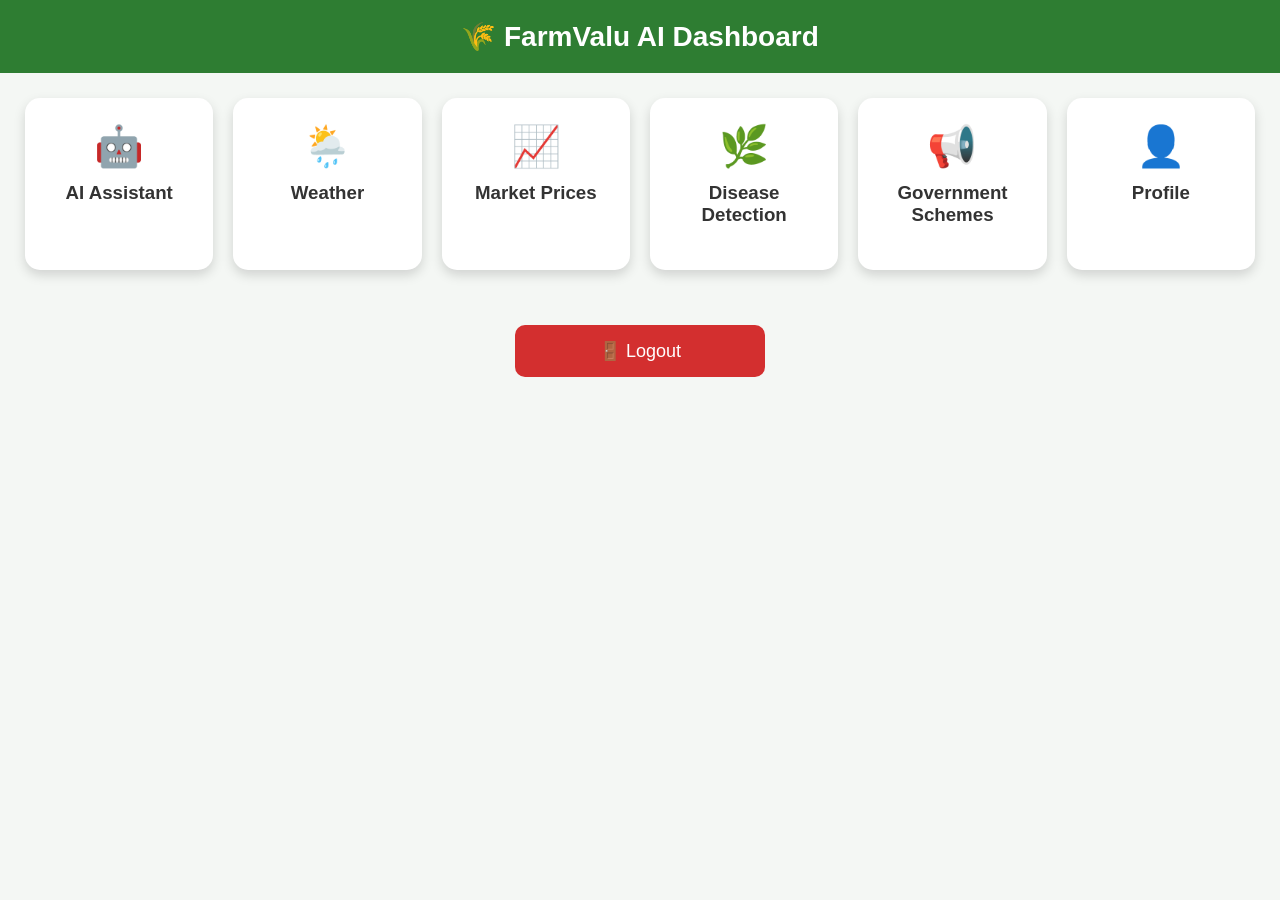
<file: index.html>
<!DOCTYPE html>
<html>
<head>
    <meta charset="UTF-8">
    <meta http-equiv="refresh" content="0; url=dashbord.html">
    <title>FarmValu AI</title>
</head>
<body>
    Redirecting to Dashboard...
</body>
</html>
</file>
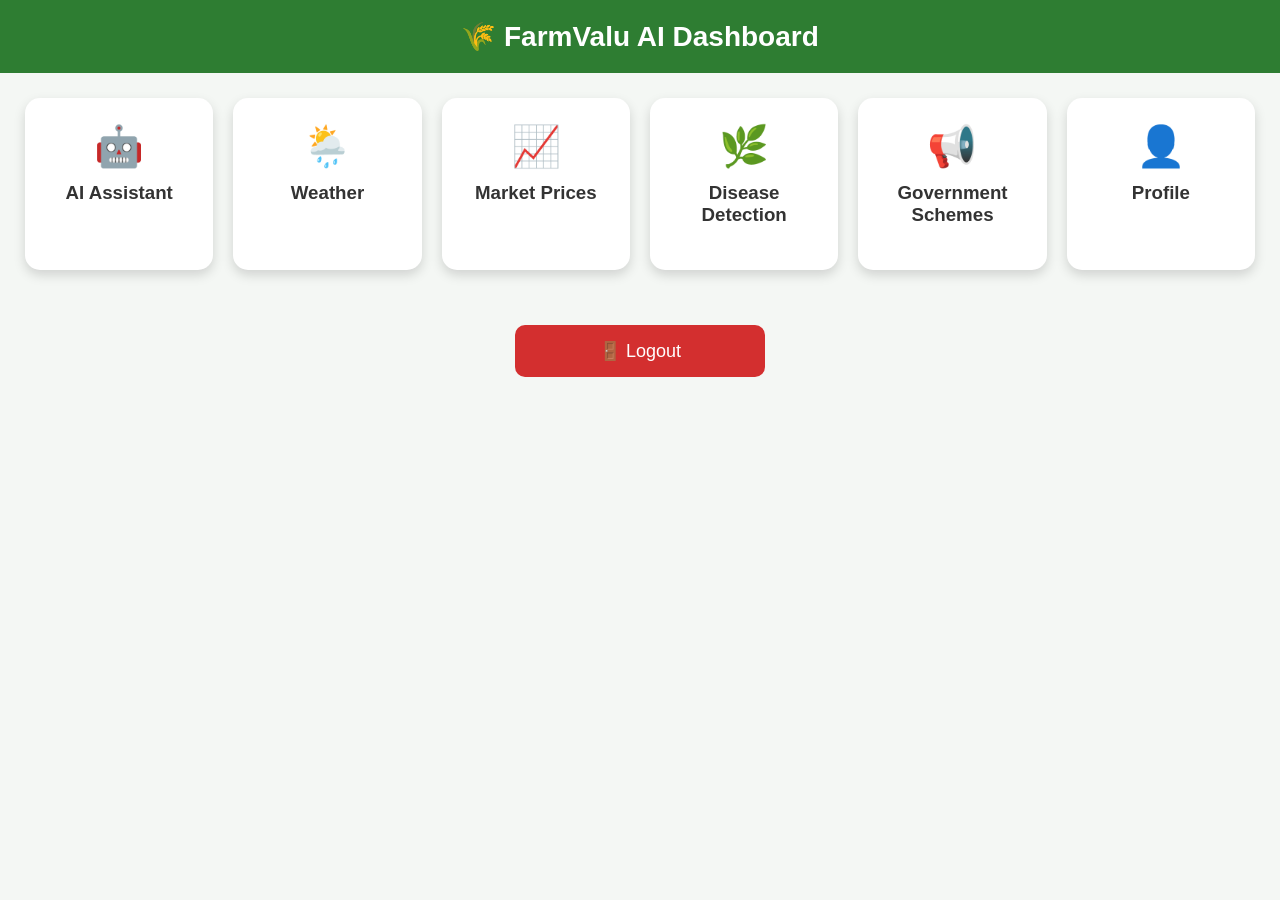
<file: dashbord.html>
<!DOCTYPE html>
<html lang="en">
<head>
<meta charset="UTF-8">
<meta name="viewport" content="width=device-width, initial-scale=1.0">
<title>FarmValu AI Dashboard</title>

<style>
body{
    margin:0;
    font-family:Arial,sans-serif;
    background:#f4f7f4;
}

header{
    background:#2e7d32;
    color:white;
    padding:20px;
    text-align:center;
    font-size:28px;
    font-weight:bold;
}

.container{
    display:grid;
    grid-template-columns:repeat(auto-fit,minmax(140px,1fr));
    gap:20px;
    padding:25px;
}

.card{
    background:white;
    border-radius:15px;
    padding:25px;
    text-align:center;
    text-decoration:none;
    color:#333;
    box-shadow:0 5px 12px rgba(0,0,0,.15);
    transition:.3s;
}

.card:hover{
    transform:scale(1.05);
}

.icon{
    font-size:40px;
}

h3{
    margin-top:12px;
}

.logout{
    display:block;
    width:220px;
    margin:30px auto;
    background:#d32f2f;
    color:white;
    text-align:center;
    padding:15px;
    border-radius:10px;
    text-decoration:none;
    font-size:18px;
}
</style>

</head>
<body>

<header>🌾 FarmValu AI Dashboard</header>

<div class="container">

<a href="ai.html" class="card">
<div class="icon">🤖</div>
<h3>AI Assistant</h3>
</a>

<a href="weather.html" class="card">
<div class="icon">🌦️</div>
<h3>Weather</h3>
</a>

<a href="market.html" class="card">
<div class="icon">📈</div>
<h3>Market Prices</h3>
</a>

<a href="disease.html" class="card">
<div class="icon">🌿</div>
<h3>Disease Detection</h3>
</a>

<a href="scheme.html" class="card">
<div class="icon">📢</div>
<h3>Government Schemes</h3>
</a>

<a href="profile.html" class="card">
<div class="icon">👤</div>
<h3>Profile</h3>
</a>

</div>

<a class="logout" href="login.html">🚪 Logout</a>

</body>
</html>
</file>
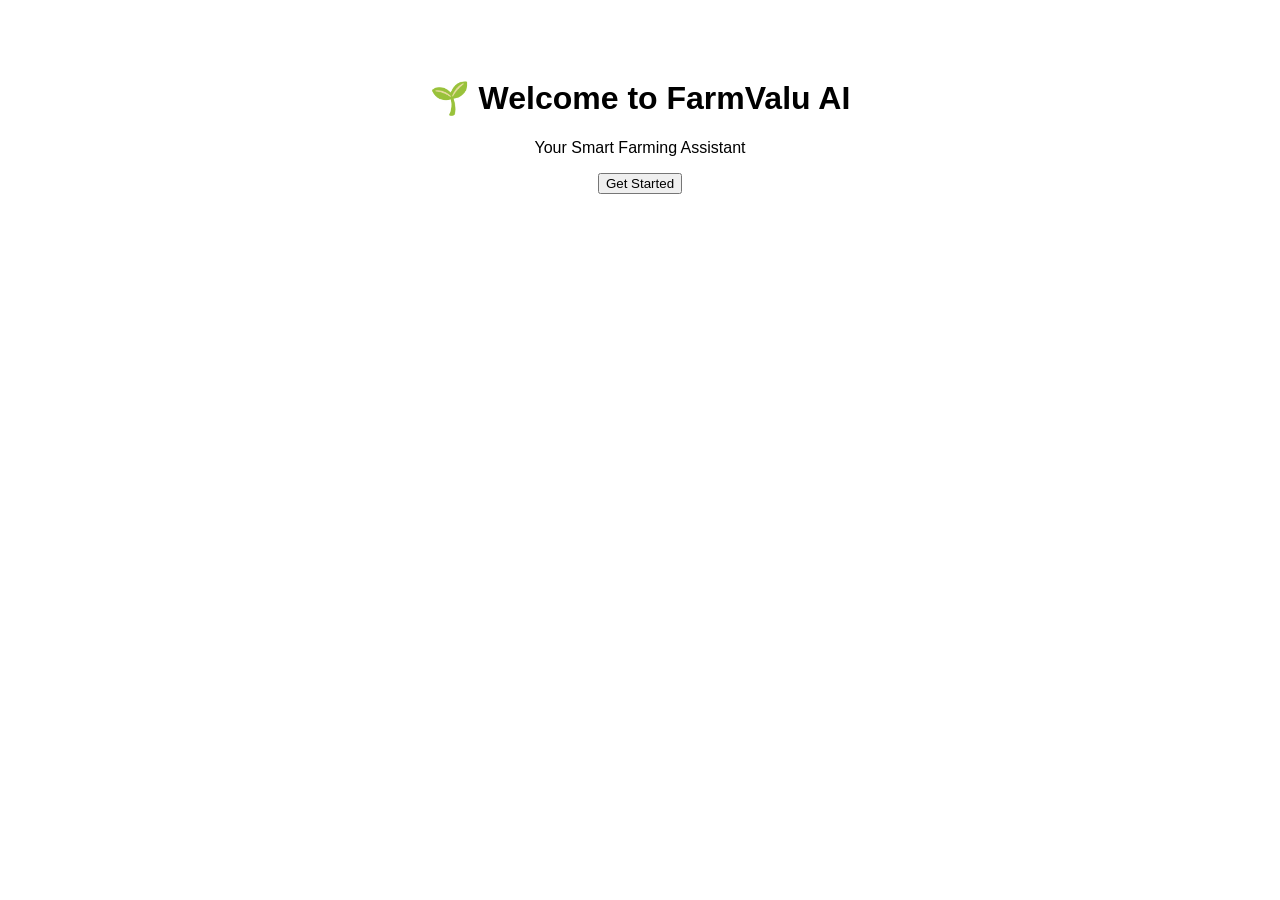
<file: home.html>
<!DOCTYPE html>
<html lang="en">
<head>
    <meta charset="UTF-8">
    <meta name="viewport" content="width=device-width, initial-scale=1.0">
    <title>FarmValu AI</title>
</head>
<body style="font-family: Arial; text-align:center; padding:50px;">
    <h1>🌱 Welcome to FarmValu AI</h1>
    <p>Your Smart Farming Assistant</p>

    <a href="login.html">
        <button>Get Started</button>
    </a>
</body>
</html>
</file>
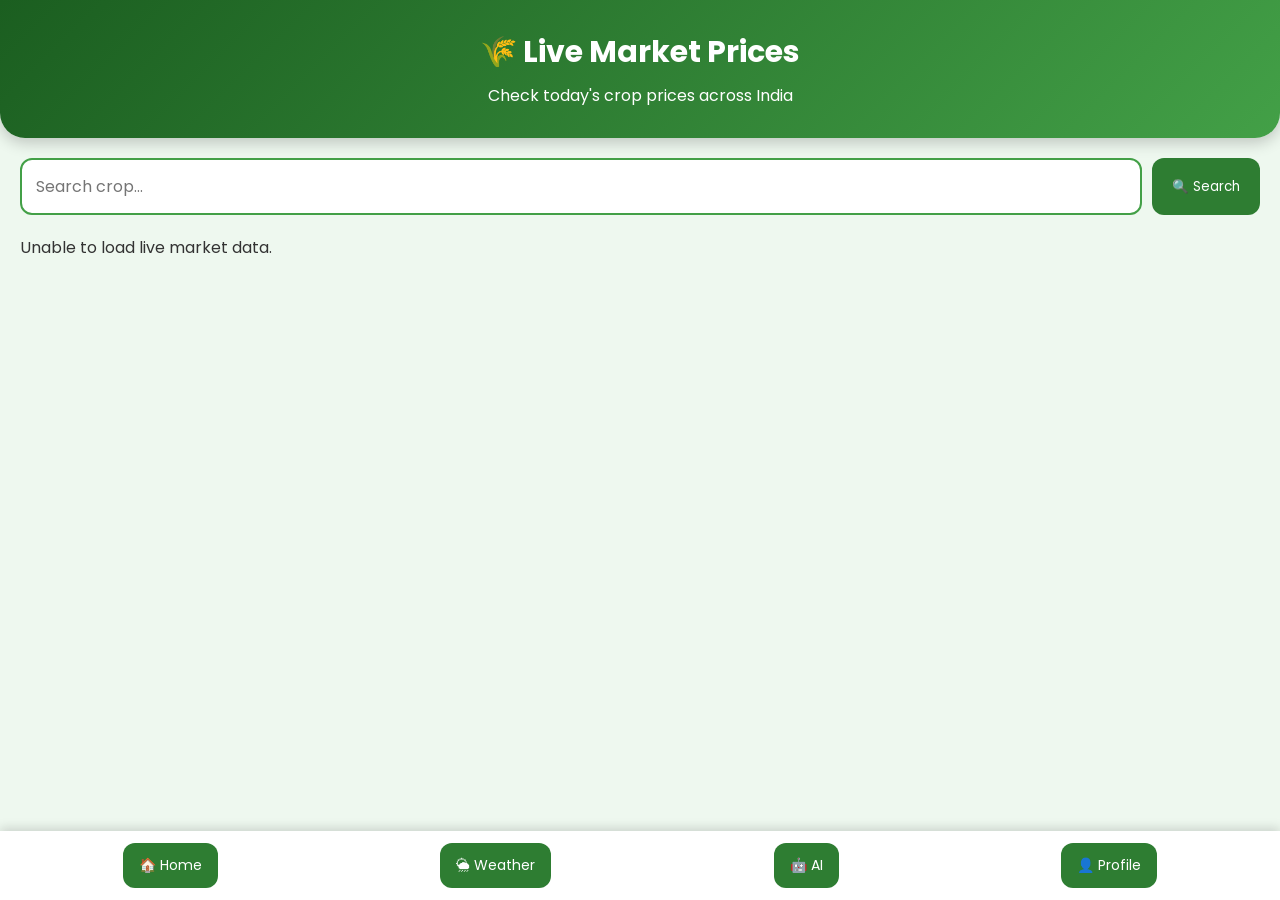
<file: live-market.html>
<!DOCTYPE html>
<html lang="en">
<head>
    <meta charset="UTF-8">
    <meta name="viewport" content="width=device-width, initial-scale=1.0">

    <title>FarmValu AI - Live Market Prices</title>

    <link rel="stylesheet" href="live-market.css">

    <link href="https://fonts.googleapis.com/css2?family=Poppins:wght@300;400;500;600;700&display=swap" rel="stylesheet">
</head>

<body>

<header class="header">
    <h1>🌾 Live Market Prices</h1>
    <p>Check today's crop prices across India</p>
</header>

<section class="search-box">
    <input
        type="text"
        id="cropSearch"
        placeholder="Search crop..."
    >

    <button onclick="searchCrop()">
        🔍 Search
    </button>
</section>

<!-- Live market cards will appear here -->
<section id="marketContainer">
</section>

<footer>

    <button onclick="location.href='index.html'">
        🏠 Home
    </button>

    <button onclick="location.href='weather.html'">
        🌦 Weather
    </button>

    <button onclick="location.href='ai.html'">
        🤖 AI
    </button>

    <button onclick="location.href='profile.html'">
        👤 Profile
    </button>

</footer>

<script src="live-market-api.js"></script>

</body>
</html>
</file>
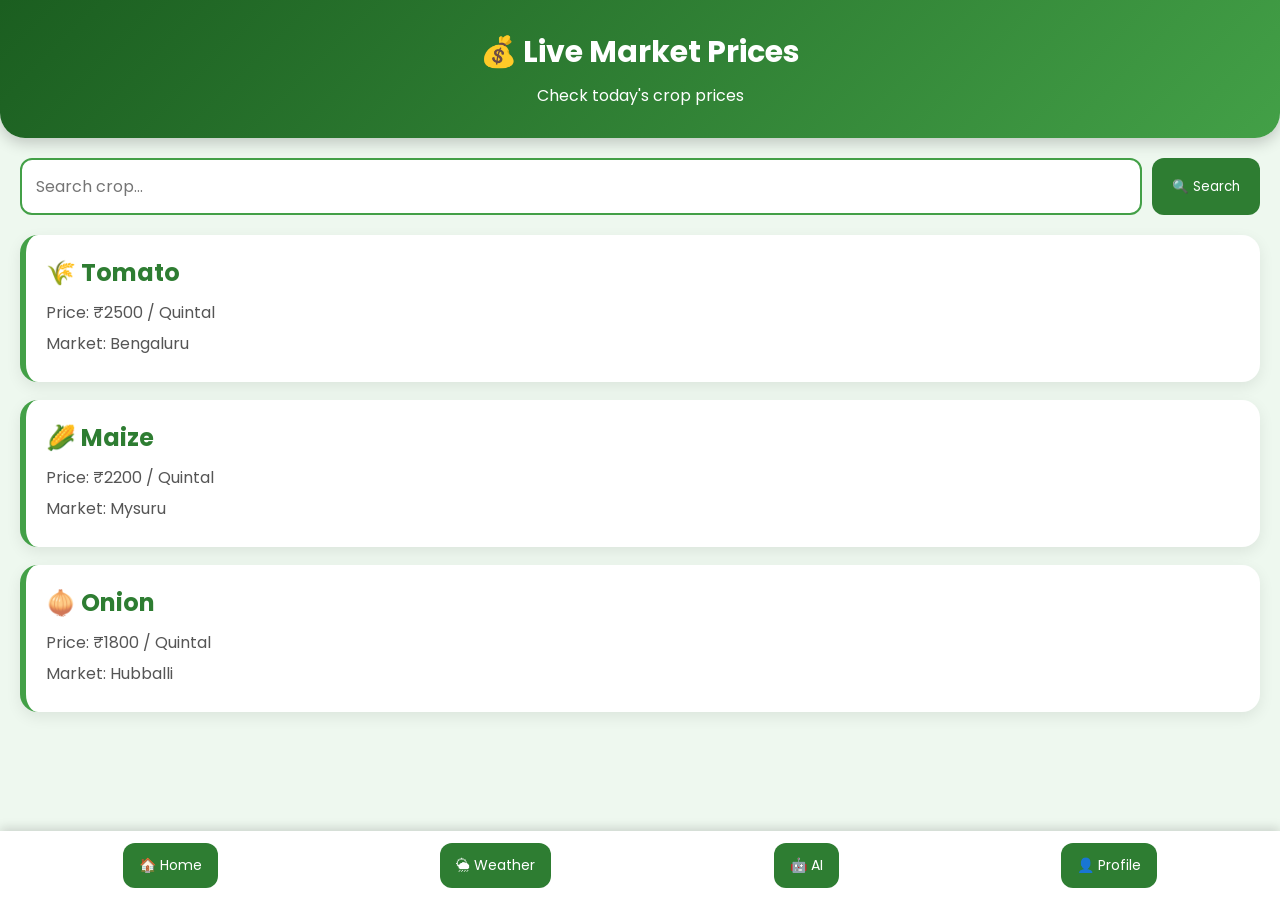
<file: Live-market.html>
<!DOCTYPE html>
<html lang="en">

<head>

<meta charset="UTF-8">

<meta name="viewport"
content="width=device-width, initial-scale=1.0">

<title>FarmValu AI - Live Market Prices</title>

<link rel="stylesheet"
href="live-market.css">

<link href="https://fonts.googleapis.com/css2?family=Poppins:wght@300;400;500;600;700&display=swap"
rel="stylesheet">

</head>

<body>

<header class="header">

<h1>💰 Live Market Prices</h1>

<p>Check today's crop prices</p>

</header>

<section class="search-box">

<input
type="text"
id="cropSearch"
placeholder="Search crop...">

<button onclick="searchCrop()">

🔍 Search

</button>

</section>

<section id="marketContainer">

<div class="market-card">

<h2>🌾 Tomato</h2>

<p>Price: ₹2500 / Quintal</p>

<p>Market: Bengaluru</p>

</div>

<div class="market-card">

<h2>🌽 Maize</h2>

<p>Price: ₹2200 / Quintal</p>

<p>Market: Mysuru</p>

</div>

<div class="market-card">

<h2>🧅 Onion</h2>

<p>Price: ₹1800 / Quintal</p>

<p>Market: Hubballi</p>

</div>

</section>

<footer>

<button onclick="location.href='index.html'">
🏠 Home
</button>

<button onclick="location.href='weather.html'">
🌦 Weather
</button>

<button onclick="location.href='ai.html'">
🤖 AI
</button>

<button onclick="location.href='profile.html'">
👤 Profile
</button>

</footer>

<script src="live-market.js"></script>

</body>

</html>
</file>
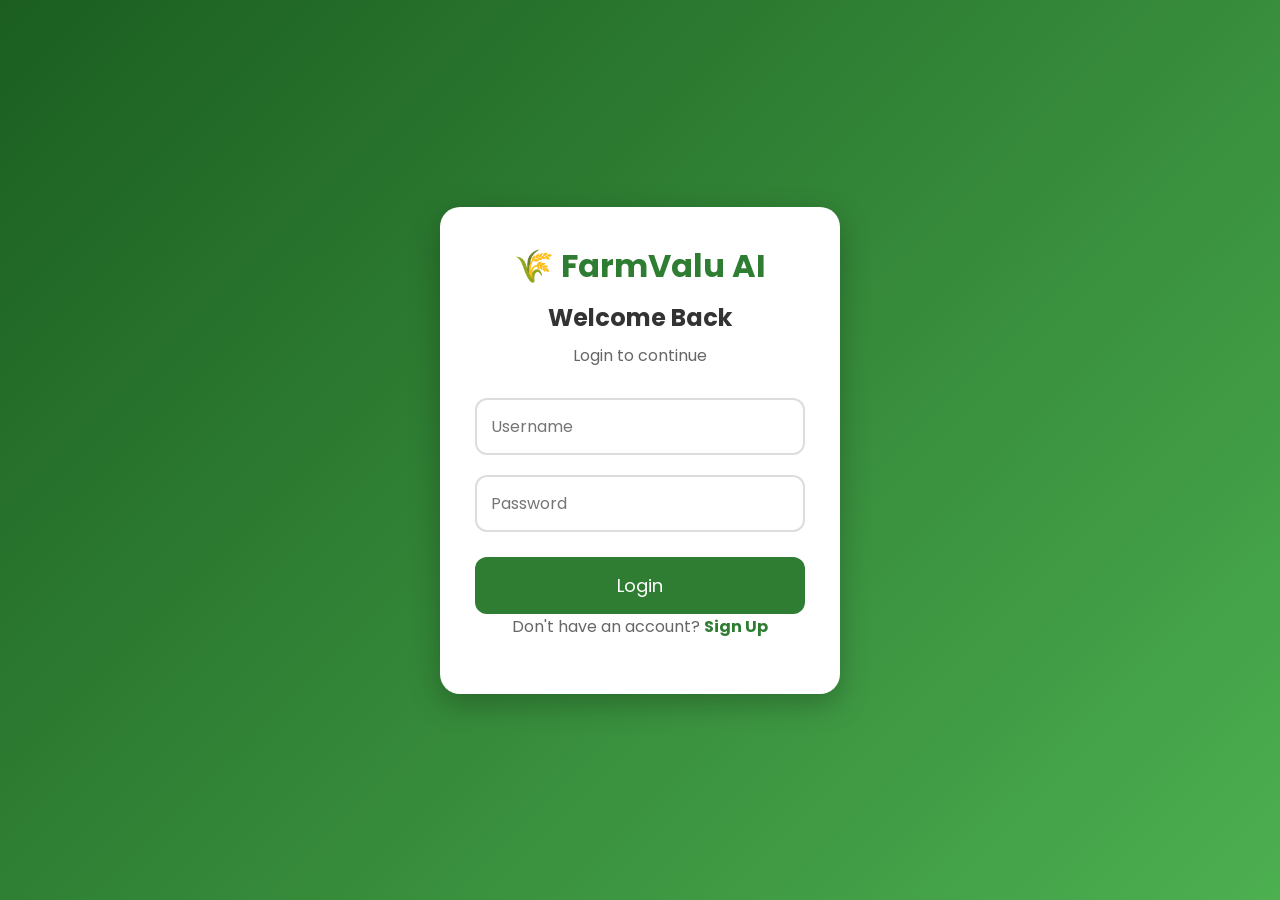
<file: Login.Html>
<!DOCTYPE html>
<html lang="en">
<head>
<meta charset="UTF-8">
<meta name="viewport" content="width=device-width, initial-scale=1.0">
<title>FarmValu AI - Login</title>

<link rel="stylesheet" href="login.css">

<link href="https://fonts.googleapis.com/css2?family=Poppins:wght@300;400;500;600;700&display=swap" rel="stylesheet">

</head>

<body>

<div class="login-container">

<h1>🌾 FarmValu AI</h1>

<h2>Welcome Back</h2>

<p>Login to continue</p>

<input
type="text"
id="username"
placeholder="Username">

<input
type="password"
id="password"
placeholder="Password">

<button onclick="login()">

Login

</button>

<p>

Don't have an account?

<a href="signup.html">

Sign Up

</a>

</p>

</div>

<script src="login.js"></script>

</body>

</html>
</file>
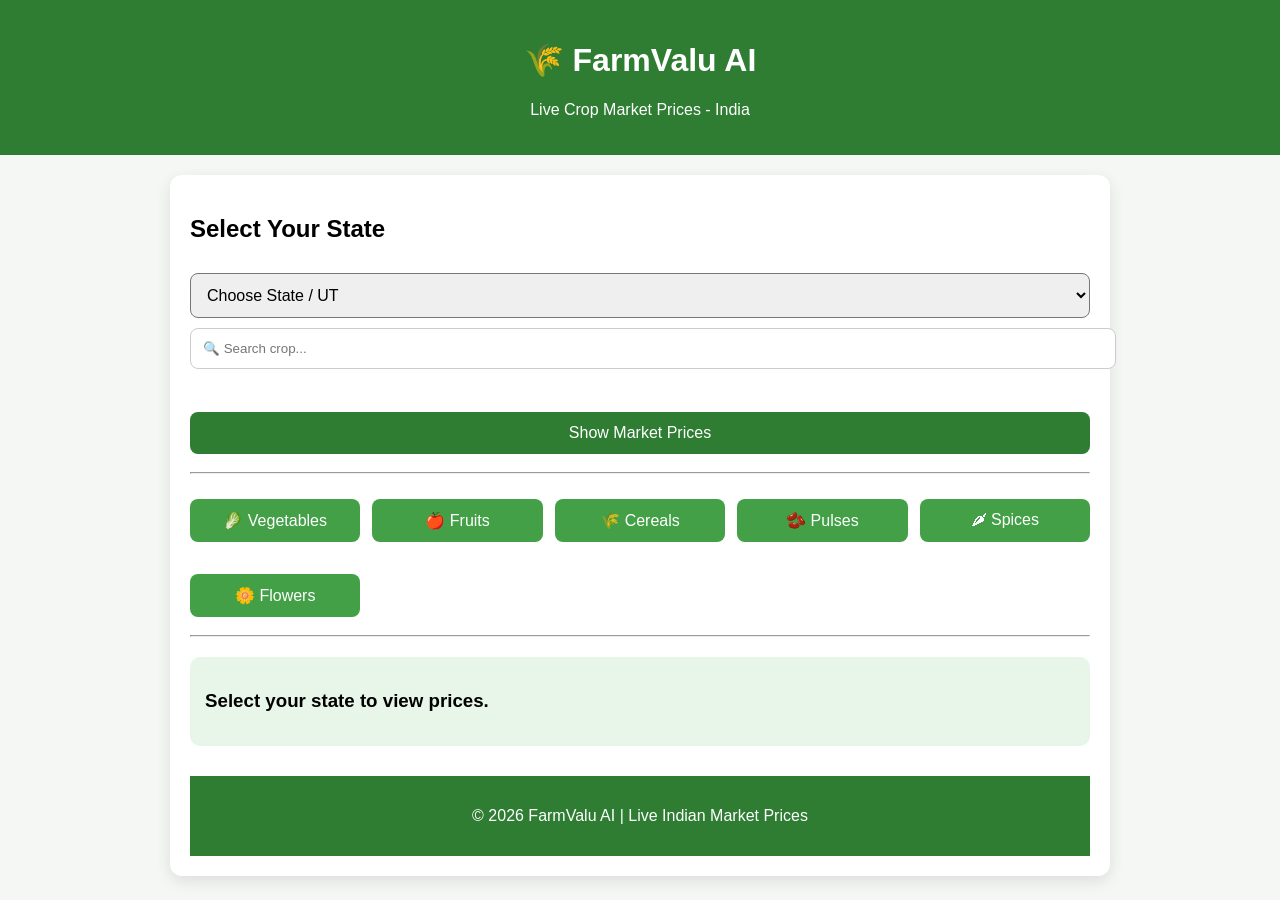
<file: market.html>
<!DOCTYPE html>
<html lang="en">
<head>
<meta charset="UTF-8">
<meta name="viewport" content="width=device-width, initial-scale=1.0">
<title>FarmValu AI - Market Prices</title>

<link rel="stylesheet" href="market.css">
</head>

<body>

<header class="header">
    <h1>🌾 FarmValu AI</h1>
    <p>Live Crop Market Prices - India</p>
</header>

<div class="container">

<h2>Select Your State</h2>

<select id="state">
<option value="">Choose State / UT</option>

<option>Andhra Pradesh</option>
<option>Arunachal Pradesh</option>
<option>Assam</option>
<option>Bihar</option>
<option>Chhattisgarh</option>
<option>Goa</option>
<option>Gujarat</option>
<option>Haryana</option>
<option>Himachal Pradesh</option>
<option>Jharkhand</option>
<option>Karnataka</option>
<option>Kerala</option>
<option>Madhya Pradesh</option>
<option>Maharashtra</option>
<option>Manipur</option>
<option>Meghalaya</option>
<option>Mizoram</option>
<option>Nagaland</option>
<option>Odisha</option>
<option>Punjab</option>
<option>Rajasthan</option>
<option>Sikkim</option>
<option>Tamil Nadu</option>
<option>Telangana</option>
<option>Tripura</option>
<option>Uttar Pradesh</option>
<option>Uttarakhand</option>
<option>West Bengal</option>

<option>Andaman and Nicobar Islands</option>
<option>Chandigarh</option>
<option>Dadra and Nagar Haveli and Daman and Diu</option>
<option>Delhi</option>
<option>Jammu and Kashmir</option>
<option>Ladakh</option>
<option>Lakshadweep</option>
<option>Puducherry</option>
</select>

<input
    type="text"
    id="searchCrop"
    placeholder="🔍 Search crop..."
    onkeyup="searchCrop()"
    style="width:100%;padding:12px;margin-bottom:15px;border:1px solid #ccc;border-radius:8px;">

<br><br>

<button onclick="loadLiveMarketPrices()">
    Show Market Prices
</button>

<hr>
    
<div class="category-grid">
    
<button onclick="showCategory('Vegetables')">🥬 Vegetables</button>

<button onclick="showCategory('Fruits')">🍎 Fruits</button>

<button onclick="showCategory('Cereals')">🌾 Cereals</button>

<button onclick="showCategory('Pulses')">🫘 Pulses</button>

<button onclick="showCategory('Spices')">🌶 Spices</button>

<button onclick="showCategory('Flowers')">🌼 Flowers</button>

</div>

<hr>

<div id="market-results">

<h3>Select your state to view prices.</h3>

</div>

<footer>
    <p>© 2026 FarmValu AI | Live Indian Market Prices</p>
</footer>

<script src="market.js"></script>
</body>
</html>
</file>
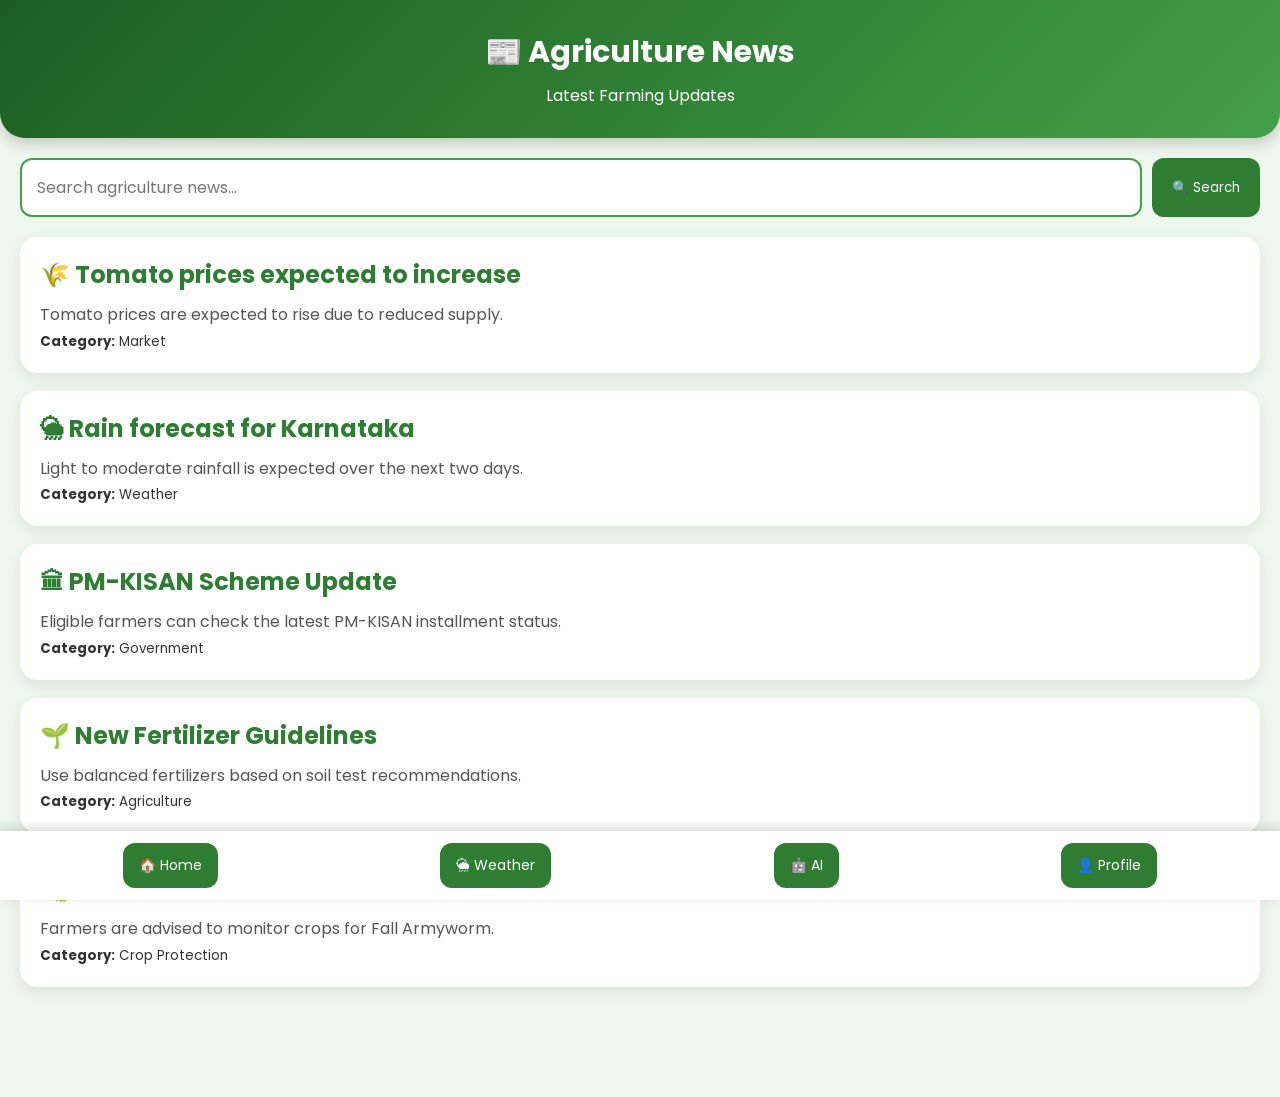
<file: News.Html>
<!DOCTYPE html>
<html lang="en">

<head>

<meta charset="UTF-8">

<meta name="viewport" content="width=device-width, initial-scale=1.0">

<title>FarmValu AI - Agriculture News</title>

<link rel="stylesheet" href="news.css">

<link rel="preconnect" href="https://fonts.googleapis.com">

<link href="https://fonts.googleapis.com/css2?family=Poppins:wght@300;400;500;600;700&display=swap" rel="stylesheet">

</head>

<body>

<header class="header">

<h1>📰 Agriculture News</h1>

<p>Latest Farming Updates</p>

</header>

<section class="search">

<input
type="text"
id="searchNews"
placeholder="Search agriculture news...">

<button onclick="searchNews()">
🔍 Search
</button>

</section>

<section id="newsContainer">

<div class="news-card">

<h2>🌾 Crop News</h2>

<p>Latest updates about crops and farming will appear here.</p>

</div>

<div class="news-card">

<h2>💰 Market Prices</h2>

<p>Daily market price updates will appear here.</p>

</div>

<div class="news-card">

<h2>🌦 Weather</h2>

<p>Weather alerts for farmers will appear here.</p>

</div>

<div class="news-card">

<h2>🏛 Government Schemes</h2>

<p>New government schemes will appear here.</p>

</div>

</section>

<footer>

<button onclick="location.href='market.html'">
🏠 Home
</button>

<button onclick="location.href='weather.html'">
🌦 Weather
</button>

<button onclick="location.href='ai.html'">
🤖 AI
</button>

<button onclick="location.href='profile.html'">
👤 Profile
</button>

</footer>

<script src="news.js"></script>

</body>

</html>
</file>
<file: live-market.css>
/* =========================================
   FarmValu AI - Live Market Prices
========================================= */

*{
    margin:0;
    padding:0;
    box-sizing:border-box;
    font-family:'Poppins',sans-serif;
}

body{
    background:#eef8ef;
    color:#333;
    padding-bottom:90px;
}

/* Header */

.header{
    background:linear-gradient(135deg,#1b5e20,#43a047);
    color:#fff;
    text-align:center;
    padding:30px 20px;
    border-bottom-left-radius:25px;
    border-bottom-right-radius:25px;
    box-shadow:0 5px 15px rgba(0,0,0,.2);
}

.header h1{
    font-size:30px;
    margin-bottom:8px;
}

.header p{
    font-size:16px;
}

/* Search */

.search-box{
    display:flex;
    gap:10px;
    margin:20px;
}

.search-box input{
    flex:1;
    padding:14px;
    border:2px solid #43a047;
    border-radius:12px;
    outline:none;
    font-size:16px;
}

.search-box button{
    background:#2e7d32;
    color:white;
    border:none;
    padding:14px 20px;
    border-radius:12px;
    cursor:pointer;
    transition:.3s;
}

.search-box button:hover{
    background:#1b5e20;
}

/* Market Cards */

#marketContainer{
    margin:20px;
}

.market-card{
    background:white;
    padding:20px;
    border-radius:18px;
    margin-bottom:18px;
    box-shadow:0 5px 15px rgba(0,0,0,.08);
    transition:.3s;
    border-left:6px solid #43a047;
}

.market-card:hover{
    transform:translateY(-5px);
}

.market-card h2{
    color:#2e7d32;
    margin-bottom:10px;
}

.market-card p{
    margin:6px 0;
    color:#555;
}

.price-up{
    color:green;
    font-weight:bold;
}

.price-down{
    color:red;
    font-weight:bold;
}

/* Footer */

footer{
    position:fixed;
    bottom:0;
    left:0;
    width:100%;
    background:white;
    display:flex;
    justify-content:space-around;
    padding:12px;
    box-shadow:0 -3px 10px rgba(0,0,0,.15);
}

footer button{
    background:#2e7d32;
    color:white;
    border:none;
    padding:12px 16px;
    border-radius:12px;
    cursor:pointer;
    font-size:14px;
}

footer button:hover{
    background:#1b5e20;
}

/* Mobile */

@media(max-width:600px){

.header h1{
    font-size:26px;
}

.search-box{
    flex-direction:column;
}

.search-box button{
    width:100%;
}

.market-card{
    padding:16px;
}

}
</file>
<file: login.css>
*{
    margin:0;
    padding:0;
    box-sizing:border-box;
    font-family:'Poppins',sans-serif;
}

body{
    display:flex;
    justify-content:center;
    align-items:center;
    min-height:100vh;
    background:linear-gradient(135deg,#1b5e20,#4caf50);
}

.login-container{
    width:90%;
    max-width:400px;
    background:#fff;
    padding:35px;
    border-radius:20px;
    box-shadow:0 10px 30px rgba(0,0,0,0.25);
    text-align:center;
}

.login-container h1{
    color:#2e7d32;
    margin-bottom:10px;
    font-size:32px;
}

.login-container h2{
    color:#333;
    margin-bottom:8px;
}

.login-container p{
    color:#666;
    margin-bottom:20px;
}

.login-container input{
    width:100%;
    padding:14px;
    margin:10px 0;
    border:2px solid #ddd;
    border-radius:12px;
    font-size:16px;
    outline:none;
    transition:0.3s;
}

.login-container input:focus{
    border-color:#4caf50;
}

.login-container button{
    width:100%;
    padding:15px;
    margin-top:15px;
    background:#2e7d32;
    color:white;
    border:none;
    border-radius:12px;
    font-size:18px;
    cursor:pointer;
    transition:0.3s;
}

.login-container button:hover{
    background:#1b5e20;
}

.login-container a{
    color:#2e7d32;
    text-decoration:none;
    font-weight:bold;
}

.login-container a:hover{
    text-decoration:underline;
}
</file>
<file: market.css>
body{
margin:0;
font-family:Arial,sans-serif;
background:#f5f7f5;
}

.header{
background:#2e7d32;
color:white;
text-align:center;
padding:20px;
}

.container{
max-width:900px;
margin:20px auto;
background:white;
padding:20px;
border-radius:12px;
box-shadow:0 5px 15px rgba(0,0,0,.1);
}

select,
button{
width:100%;
padding:12px;
margin:10px 0;
border-radius:8px;
font-size:16px;
}

button{
background:#2e7d32;
color:white;
border:none;
cursor:pointer;
}

button:hover{
background:#1b5e20;
}

.category-grid{
display:grid;
grid-template-columns:repeat(auto-fit,minmax(150px,1fr));
gap:12px;
margin-top:15px;
}

.category-grid button{
background:#43a047;
}

#market-results{
margin-top:20px;
padding:15px;
border-radius:10px;
background:#e8f5e9;
}

footer{
margin-top:30px;
background:#2e7d32;
color:white;
text-align:center;
padding:15px;
}
</file>
<file: news.css>
*{
    margin:0;
    padding:0;
    box-sizing:border-box;
    font-family:'Poppins',sans-serif;
}

body{
    background:#eef7ee;
    color:#333;
    padding-bottom:90px;
}

.header{
    background:linear-gradient(135deg,#1b5e20,#43a047);
    color:white;
    text-align:center;
    padding:30px 20px;
    border-bottom-left-radius:25px;
    border-bottom-right-radius:25px;
    box-shadow:0 5px 15px rgba(0,0,0,.2);
}

.header h1{
    font-size:30px;
    margin-bottom:8px;
}

.header p{
    font-size:16px;
}

.search{
    display:flex;
    gap:10px;
    margin:20px;
}

.search input{
    flex:1;
    padding:15px;
    border:2px solid #43a047;
    border-radius:12px;
    outline:none;
    font-size:16px;
}

.search button{
    background:#2e7d32;
    color:white;
    border:none;
    padding:15px 20px;
    border-radius:12px;
    cursor:pointer;
}

#newsContainer{
    margin:20px;
}

.news-card{
    background:white;
    padding:20px;
    margin-bottom:18px;
    border-radius:18px;
    box-shadow:0 5px 15px rgba(0,0,0,.08);
    transition:.3s;
}

.news-card:hover{
    transform:translateY(-5px);
}

.news-card h2{
    color:#2e7d32;
    margin-bottom:10px;
}

.news-card p{
    color:#555;
    line-height:1.6;
}

footer{
    position:fixed;
    bottom:0;
    left:0;
    width:100%;
    background:white;
    display:flex;
    justify-content:space-around;
    padding:12px;
    box-shadow:0 -3px 10px rgba(0,0,0,.15);
}

footer button{
    background:#2e7d32;
    color:white;
    border:none;
    padding:12px 16px;
    border-radius:12px;
    cursor:pointer;
    font-size:14px;
}

footer button:hover{
    background:#1b5e20;
}
</file>
